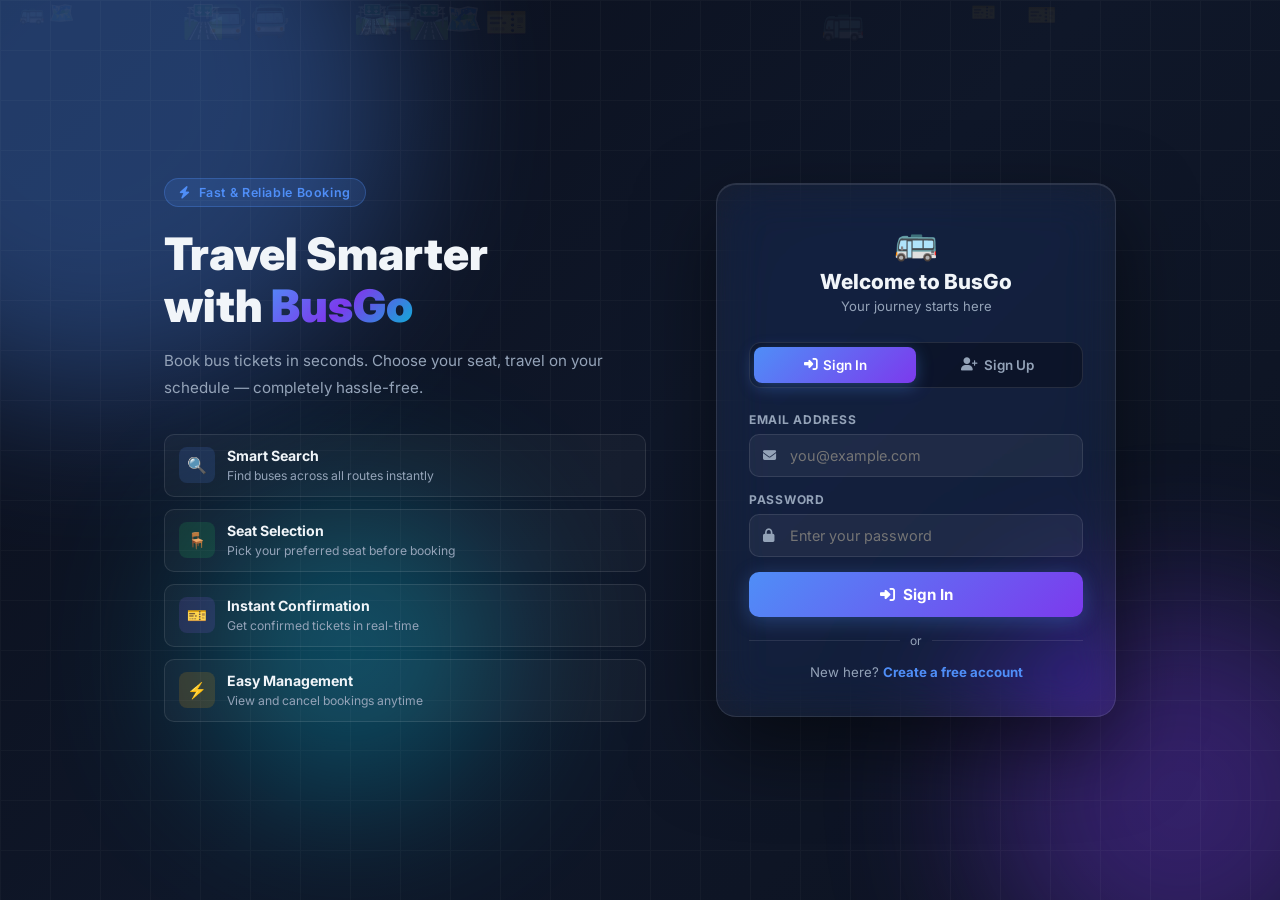
<file: src/main/webapp/index.html>
<!DOCTYPE html>
<html lang="en">
<head>
  <meta charset="UTF-8"/>
  <meta name="viewport" content="width=device-width, initial-scale=1.0"/>
  <title>BusGo — Online Bus Ticket Booking</title>
  <link href="https://fonts.googleapis.com/css2?family=Inter:wght@300;400;500;600;700;800;900&display=swap" rel="stylesheet"/>
  <link rel="stylesheet" href="https://cdnjs.cloudflare.com/ajax/libs/font-awesome/6.5.0/css/all.min.css"/>
  <style>
    *, *::before, *::after { box-sizing: border-box; margin: 0; padding: 0; }

    :root {
      --blue:    #4f8ef7;
      --purple:  #7c3aed;
      --teal:    #06b6d4;
      --green:   #22c55e;
      --red:     #ef4444;
      --dark:    #0a0e1a;
      --card:    rgba(255,255,255,0.05);
      --border:  rgba(255,255,255,0.1);
      --text:    #f1f5f9;
      --muted:   #94a3b8;
    }

    body {
      font-family: 'Inter', sans-serif;
      background: var(--dark);
      color: var(--text);
      min-height: 100vh;
      display: flex;
      align-items: center;
      justify-content: center;
      overflow: hidden;
      position: relative;
    }

    /* ── Animated Background ── */
    .bg-anim {
      position: fixed; inset: 0; z-index: 0;
      background: linear-gradient(135deg, #0a0e1a 0%, #0f1729 50%, #0d1321 100%);
    }
    .bg-orb {
      position: absolute; border-radius: 50%;
      filter: blur(80px); opacity: 0.35; animation: orbFloat 8s ease-in-out infinite;
    }
    .bg-orb.o1 { width: 600px; height: 600px; background: #4f8ef7; top: -200px; left: -200px; animation-delay: 0s; }
    .bg-orb.o2 { width: 400px; height: 400px; background: #7c3aed; bottom: -100px; right: -100px; animation-delay: -3s; }
    .bg-orb.o3 { width: 300px; height: 300px; background: #06b6d4; bottom: 100px; left: 200px; animation-delay: -6s; }
    @keyframes orbFloat {
      0%, 100% { transform: translate(0,0) scale(1); }
      33%       { transform: translate(30px,-20px) scale(1.05); }
      66%       { transform: translate(-20px,30px) scale(0.95); }
    }

    /* Floating bus icons */
    .floaters { position: fixed; inset: 0; z-index: 0; pointer-events: none; }
    .floater {
      position: absolute; font-size: 1.4rem; opacity: 0.06;
      animation: floatUp linear infinite;
    }
    @keyframes floatUp {
      0%   { transform: translateY(100vh) rotate(0deg); opacity: 0; }
      10%  { opacity: 0.06; }
      90%  { opacity: 0.06; }
      100% { transform: translateY(-100px) rotate(15deg); opacity: 0; }
    }

    /* Grid overlay */
    .bg-grid {
      position: fixed; inset: 0; z-index: 0; opacity: 0.03;
      background-image: linear-gradient(rgba(255,255,255,1) 1px, transparent 1px),
                        linear-gradient(90deg, rgba(255,255,255,1) 1px, transparent 1px);
      background-size: 50px 50px;
    }

    /* ── Main Layout ── */
    .container {
      position: relative; z-index: 10;
      display: flex; align-items: center; gap: 70px;
      max-width: 1000px; width: 100%; padding: 24px;
    }

    /* ── LEFT: Hero ── */
    .hero { flex: 1; }
    .hero-badge {
      display: inline-flex; align-items: center; gap: 8px;
      background: rgba(79,142,247,0.15); border: 1px solid rgba(79,142,247,0.3);
      border-radius: 20px; padding: 6px 14px; font-size: 0.78rem; font-weight: 600;
      color: var(--blue); margin-bottom: 22px; letter-spacing: 0.05em;
    }
    .hero-title {
      font-size: 2.8rem; font-weight: 900; line-height: 1.15; margin-bottom: 16px;
    }
    .hero-title span {
      background: linear-gradient(135deg, var(--blue) 0%, var(--purple) 50%, var(--teal) 100%);
      -webkit-background-clip: text; -webkit-text-fill-color: transparent;
      background-clip: text;
    }
    .hero-desc { color: var(--muted); font-size: 0.95rem; line-height: 1.75; margin-bottom: 32px; }
    .features { display: flex; flex-direction: column; gap: 12px; }
    .feature-row {
      display: flex; align-items: center; gap: 12px;
      background: rgba(255,255,255,0.03); border: 1px solid var(--border);
      border-radius: 10px; padding: 12px 14px;
      transition: background 0.2s;
    }
    .feature-row:hover { background: rgba(255,255,255,0.06); }
    .feature-icon {
      width: 36px; height: 36px; border-radius: 8px;
      display: flex; align-items: center; justify-content: center;
      font-size: 1rem; flex-shrink: 0;
    }
    .feature-text strong { font-size: 0.88rem; display: block; }
    .feature-text small  { color: var(--muted); font-size: 0.76rem; }

    /* ── RIGHT: Auth Card ── */
    .auth-card {
      width: 400px; flex-shrink: 0;
      background: rgba(255,255,255,0.04);
      backdrop-filter: blur(24px) saturate(180%);
      -webkit-backdrop-filter: blur(24px) saturate(180%);
      border: 1px solid rgba(255,255,255,0.1);
      border-radius: 20px;
      padding: 36px 32px;
      box-shadow: 0 32px 80px rgba(0,0,0,0.5), inset 0 1px 0 rgba(255,255,255,0.1);
    }

    .card-header { text-align: center; margin-bottom: 28px; }
    .card-logo { font-size: 2.2rem; margin-bottom: 6px; }
    .card-title { font-size: 1.3rem; font-weight: 800; }
    .card-sub   { color: var(--muted); font-size: 0.82rem; margin-top: 4px; }

    /* Tabs */
    .tab-bar {
      display: flex; background: rgba(0,0,0,0.3);
      border: 1px solid var(--border); border-radius: 12px;
      padding: 4px; margin-bottom: 24px;
    }
    .tab-btn {
      flex: 1; padding: 10px 8px; border: none; border-radius: 8px;
      background: transparent; color: var(--muted);
      font-size: 0.84rem; font-weight: 600; cursor: pointer;
      font-family: inherit; transition: all 0.25s;
      display: flex; align-items: center; justify-content: center; gap: 6px;
    }
    .tab-btn.active {
      background: linear-gradient(135deg, var(--blue), var(--purple));
      color: #fff; box-shadow: 0 4px 16px rgba(79,142,247,0.35);
    }

    /* Forms */
    .form-panel { display: none; animation: fadeSlide 0.25s ease; }
    .form-panel.active { display: block; }
    @keyframes fadeSlide { from { opacity: 0; transform: translateY(8px); } to { opacity: 1; transform: translateY(0); } }

    .input-group { margin-bottom: 15px; }
    .input-group label {
      display: block; font-size: 0.75rem; font-weight: 700;
      color: var(--muted); text-transform: uppercase; letter-spacing: 0.06em;
      margin-bottom: 7px;
    }
    .input-wrap { position: relative; }
    .input-wrap i {
      position: absolute; left: 14px; top: 50%; transform: translateY(-50%);
      color: var(--muted); font-size: 0.82rem; pointer-events: none;
      transition: color 0.2s;
    }
    .input-wrap input,
    .input-wrap select {
      width: 100%; padding: 12px 14px 12px 40px;
      background: rgba(255,255,255,0.05);
      border: 1px solid rgba(255,255,255,0.1);
      border-radius: 10px; color: var(--text);
      font-size: 0.9rem; font-family: inherit; outline: none;
      transition: border-color 0.2s, background 0.2s, box-shadow 0.2s;
    }
    .input-wrap select { appearance: none; cursor: pointer; }
    .input-wrap input:focus,
    .input-wrap select:focus {
      border-color: var(--blue);
      background: rgba(79,142,247,0.08);
      box-shadow: 0 0 0 3px rgba(79,142,247,0.15);
    }
    .input-wrap input:focus + i,
    .input-wrap:focus-within i { color: var(--blue); }

    .btn-main {
      width: 100%; padding: 13px;
      background: linear-gradient(135deg, var(--blue) 0%, var(--purple) 100%);
      border: none; border-radius: 10px; color: #fff;
      font-size: 0.95rem; font-weight: 700; cursor: pointer;
      font-family: inherit; margin-top: 6px;
      transition: opacity 0.2s, transform 0.1s, box-shadow 0.2s;
      box-shadow: 0 4px 20px rgba(79,142,247,0.3);
      display: flex; align-items: center; justify-content: center; gap: 8px;
    }
    .btn-main:hover { opacity: 0.9; transform: translateY(-1px); box-shadow: 0 8px 28px rgba(79,142,247,0.4); }
    .btn-main:active { transform: translateY(0); }
    .btn-main.loading { opacity: 0.7; pointer-events: none; }

    .msg-box {
      padding: 11px 14px; border-radius: 10px;
      font-size: 0.83rem; font-weight: 500;
      margin-bottom: 16px; display: none;
      animation: fadeSlide 0.2s ease;
    }
    .msg-box.success {
      display: flex; align-items: center; gap: 8px;
      background: rgba(34,197,94,0.12); color: #4ade80;
      border: 1px solid rgba(34,197,94,0.25);
    }
    .msg-box.error {
      display: flex; align-items: center; gap: 8px;
      background: rgba(239,68,68,0.12); color: #f87171;
      border: 1px solid rgba(239,68,68,0.25);
    }

    .or-divider {
      display: flex; align-items: center; gap: 10px;
      color: var(--muted); font-size: 0.75rem; margin: 16px 0;
    }
    .or-divider::before,
    .or-divider::after { content: ''; flex: 1; height: 1px; background: var(--border); }

    .switch-link {
      text-align: center; font-size: 0.83rem; color: var(--muted);
    }
    .switch-link a {
      color: var(--blue); text-decoration: none; font-weight: 700;
      transition: color 0.2s;
    }
    .switch-link a:hover { color: #7ab4ff; }

    /* Role selector */
    .role-cards { display: flex; gap: 10px; margin-top: 2px; }
    .role-card {
      flex: 1; padding: 12px 8px; border-radius: 10px;
      border: 2px solid rgba(255,255,255,0.1);
      background: rgba(255,255,255,0.03);
      cursor: pointer; text-align: center; transition: all 0.2s;
    }
    .role-card:hover { border-color: var(--blue); }
    .role-card.selected { border-color: var(--blue); background: rgba(79,142,247,0.12); }
    .role-card input { display: none; }
    .role-card .rc-icon { font-size: 1.4rem; margin-bottom: 4px; display: block; }
    .role-card .rc-label { font-size: 0.75rem; font-weight: 700; display: block; }
    .role-card .rc-desc  { font-size: 0.68rem; color: var(--muted); margin-top: 2px; display: block; }

    /* Responsive */
    @media (max-width: 750px) {
      .container { flex-direction: column; gap: 28px; padding: 16px; }
      .hero { text-align: center; }
      .hero-title { font-size: 2rem; }
      .features { display: none; }
      .auth-card { width: 100%; padding: 28px 20px; }
    }
  </style>
</head>
<body>

<!-- Background -->
<div class="bg-anim">
  <div class="bg-orb o1"></div>
  <div class="bg-orb o2"></div>
  <div class="bg-orb o3"></div>
</div>
<div class="bg-grid"></div>
<div class="floaters" id="floaters"></div>

<div class="container">

  <!-- ── HERO SIDE ── -->
  <div class="hero">
    <div class="hero-badge"><i class="fa fa-bolt"></i> Fast &amp; Reliable Booking</div>
    <h1 class="hero-title">Travel Smarter<br/>with <span>BusGo</span></h1>
    <p class="hero-desc">
      Book bus tickets in seconds. Choose your seat, travel on your schedule — completely hassle-free.
    </p>
    <div class="features">
      <div class="feature-row">
        <div class="feature-icon" style="background:rgba(79,142,247,0.15)">🔍</div>
        <div class="feature-text">
          <strong>Smart Search</strong>
          <small>Find buses across all routes instantly</small>
        </div>
      </div>
      <div class="feature-row">
        <div class="feature-icon" style="background:rgba(34,197,94,0.15)">🪑</div>
        <div class="feature-text">
          <strong>Seat Selection</strong>
          <small>Pick your preferred seat before booking</small>
        </div>
      </div>
      <div class="feature-row">
        <div class="feature-icon" style="background:rgba(139,92,246,0.15)">🎫</div>
        <div class="feature-text">
          <strong>Instant Confirmation</strong>
          <small>Get confirmed tickets in real-time</small>
        </div>
      </div>
      <div class="feature-row">
        <div class="feature-icon" style="background:rgba(245,158,11,0.15)">⚡</div>
        <div class="feature-text">
          <strong>Easy Management</strong>
          <small>View and cancel bookings anytime</small>
        </div>
      </div>
    </div>
  </div>

  <!-- ── AUTH CARD ── -->
  <div class="auth-card">
    <div class="card-header">
      <div class="card-logo">🚌</div>
      <div class="card-title">Welcome to BusGo</div>
      <div class="card-sub">Your journey starts here</div>
    </div>

    <div class="tab-bar">
      <button class="tab-btn active" id="btn-login"  onclick="switchTab('login')">
        <i class="fa fa-sign-in-alt"></i> Sign In
      </button>
      <button class="tab-btn"        id="btn-signup" onclick="switchTab('signup')">
        <i class="fa fa-user-plus"></i> Sign Up
      </button>
    </div>

    <!-- LOGIN -->
    <div class="form-panel active" id="panel-login">
      <div class="msg-box" id="login-msg"></div>

      <div class="input-group">
        <label>Email Address</label>
        <div class="input-wrap">
          <i class="fa fa-envelope"></i>
          <input type="email" id="l-email" placeholder="you@example.com"
                 onkeydown="if(event.key==='Enter') doLogin()"/>
        </div>
      </div>

      <div class="input-group">
        <label>Password</label>
        <div class="input-wrap">
          <i class="fa fa-lock"></i>
          <input type="password" id="l-pass" placeholder="Enter your password"
                 onkeydown="if(event.key==='Enter') doLogin()"/>
        </div>
      </div>

      <button class="btn-main" id="login-btn" onclick="doLogin()">
        <i class="fa fa-sign-in-alt"></i> Sign In
      </button>

      <div class="or-divider">or</div>
      <div class="switch-link">
        New here? <a href="#" onclick="switchTab('signup')">Create a free account</a>
      </div>
    </div>

    <!-- SIGNUP -->
    <div class="form-panel" id="panel-signup">
      <div class="msg-box" id="signup-msg"></div>

      <div class="input-group">
        <label>Full Name</label>
        <div class="input-wrap">
          <i class="fa fa-user"></i>
          <input type="text" id="s-name" placeholder="John Doe"/>
        </div>
      </div>

      <div class="input-group">
        <label>Email Address</label>
        <div class="input-wrap">
          <i class="fa fa-envelope"></i>
          <input type="email" id="s-email" placeholder="you@example.com"/>
        </div>
      </div>

      <div class="input-group">
        <label>Password</label>
        <div class="input-wrap">
          <i class="fa fa-lock"></i>
          <input type="password" id="s-pass" placeholder="Min 6 characters"
                 onkeydown="if(event.key==='Enter') doSignup()"/>
        </div>
      </div>

      <div class="input-group">
        <label>I am a...</label>
        <div class="role-cards">
          <label class="role-card selected" id="rc-passenger" onclick="selectRole('PASSENGER')">
            <input type="radio" name="role" value="PASSENGER" checked/>
            <span class="rc-icon">🎫</span>
            <span class="rc-label">Passenger</span>
            <span class="rc-desc">Book tickets</span>
          </label>
          <label class="role-card" id="rc-admin" onclick="selectRole('ADMIN')">
            <input type="radio" name="role" value="ADMIN"/>
            <span class="rc-icon">👨‍💼</span>
            <span class="rc-label">Admin</span>
            <span class="rc-desc">Manage buses</span>
          </label>
        </div>
      </div>

      <button class="btn-main" id="signup-btn" onclick="doSignup()">
        <i class="fa fa-user-plus"></i> Create Account
      </button>

      <div class="or-divider">or</div>
      <div class="switch-link">
        Already have an account? <a href="#" onclick="switchTab('login')">Sign in</a>
      </div>
    </div>
  </div>
</div>

<script>
  // ── Floating bus emojis ────────────────────────────────────────────────
  const emojis = ['🚌','🚍','🎫','🛣️','🗺️'];
  const f = document.getElementById('floaters');
  for (let i = 0; i < 14; i++) {
    const el = document.createElement('div');
    el.className = 'floater';
    el.textContent = emojis[i % emojis.length];
    el.style.left     = Math.random() * 100 + 'vw';
    el.style.animationDuration = (12 + Math.random() * 14) + 's';
    el.style.animationDelay   = -(Math.random() * 20) + 's';
    el.style.fontSize = (1 + Math.random() * 1.2) + 'rem';
    f.appendChild(el);
  }

  // ── Role card selection ────────────────────────────────────────────────
  let selectedRole = 'PASSENGER';
  function selectRole(role) {
    selectedRole = role;
    document.getElementById('rc-passenger').classList.toggle('selected', role === 'PASSENGER');
    document.getElementById('rc-admin').classList.toggle('selected', role === 'ADMIN');
  }

  // ── Tab switch ─────────────────────────────────────────────────────────
  function switchTab(tab) {
    document.getElementById('panel-login').classList.toggle('active', tab === 'login');
    document.getElementById('panel-signup').classList.toggle('active', tab === 'signup');
    document.getElementById('btn-login').classList.toggle('active', tab === 'login');
    document.getElementById('btn-signup').classList.toggle('active', tab === 'signup');
    hideMsg('login-msg'); hideMsg('signup-msg');
  }

  // ── Login ──────────────────────────────────────────────────────────────
  function doLogin() {
    const email = document.getElementById('l-email').value.trim();
    const pass  = document.getElementById('l-pass').value;
    if (!email || !pass) { showMsg('login-msg', '⚠️ Please fill all fields', 'error'); return; }

    setLoading('login-btn', true);
    fetch('api/auth', {
      method: 'POST',
      headers: { 'Content-Type': 'application/x-www-form-urlencoded' },
      body: `action=login&email=${encodeURIComponent(email)}&password=${encodeURIComponent(pass)}`
    })
    .then(r => r.json())
    .then(data => {
      setLoading('login-btn', false);
      if (data.status === 'success') {
        showMsg('login-msg', '✅ Login successful! Redirecting...', 'success');
        localStorage.setItem('userName', data.name);
        localStorage.setItem('userRole', data.role);
        localStorage.setItem('userId',   data.userId);
        setTimeout(() => {
          window.location.href = data.role === 'ADMIN'
            ? 'pages/admin-dashboard.html'
            : 'pages/passenger-dashboard.html';
        }, 900);
      } else {
        showMsg('login-msg', '❌ ' + (data.message || 'Invalid credentials'), 'error');
      }
    })
    .catch(() => { setLoading('login-btn', false); showMsg('login-msg', '❌ Server error. Try again.', 'error'); });
  }

  // ── Signup ─────────────────────────────────────────────────────────────
  function doSignup() {
    const name  = document.getElementById('s-name').value.trim();
    const email = document.getElementById('s-email').value.trim();
    const pass  = document.getElementById('s-pass').value;
    if (!name || !email || !pass) { showMsg('signup-msg', '⚠️ Please fill all fields', 'error'); return; }
    if (pass.length < 6) { showMsg('signup-msg', '⚠️ Password must be at least 6 characters', 'error'); return; }

    setLoading('signup-btn', true);
    fetch('api/auth', {
      method: 'POST',
      headers: { 'Content-Type': 'application/x-www-form-urlencoded' },
      body: `action=signup&name=${encodeURIComponent(name)}&email=${encodeURIComponent(email)}&password=${encodeURIComponent(pass)}&role=${selectedRole}`
    })
    .then(r => r.json())
    .then(data => {
      setLoading('signup-btn', false);
      if (data.status === 'success') {
        showMsg('signup-msg', '🎉 Account created! Switching to login...', 'success');
        setTimeout(() => {
          document.getElementById('l-email').value = email;
          switchTab('login');
        }, 1300);
      } else {
        showMsg('signup-msg', '❌ ' + (data.message || 'Signup failed'), 'error');
      }
    })
    .catch(() => { setLoading('signup-btn', false); showMsg('signup-msg', '❌ Server error. Try again.', 'error'); });
  }

  // ── Helpers ────────────────────────────────────────────────────────────
  function showMsg(id, text, type) {
    const el = document.getElementById(id);
    el.textContent = text; el.className = 'msg-box ' + type;
  }
  function hideMsg(id) { document.getElementById(id).className = 'msg-box'; }
  function setLoading(btnId, on) {
    const btn = document.getElementById(btnId);
    btn.classList.toggle('loading', on);
    btn.innerHTML = on
      ? '<i class="fa fa-spinner fa-spin"></i> Please wait...'
      : btnId === 'login-btn'
        ? '<i class="fa fa-sign-in-alt"></i> Sign In'
        : '<i class="fa fa-user-plus"></i> Create Account';
  }

  // Auto-redirect if already logged in
  const r = localStorage.getItem('userRole'), n = localStorage.getItem('userName');
  if (r && n) window.location.href = r === 'ADMIN' ? 'pages/admin-dashboard.html' : 'pages/passenger-dashboard.html';
</script>
</body>
</html>
</file>
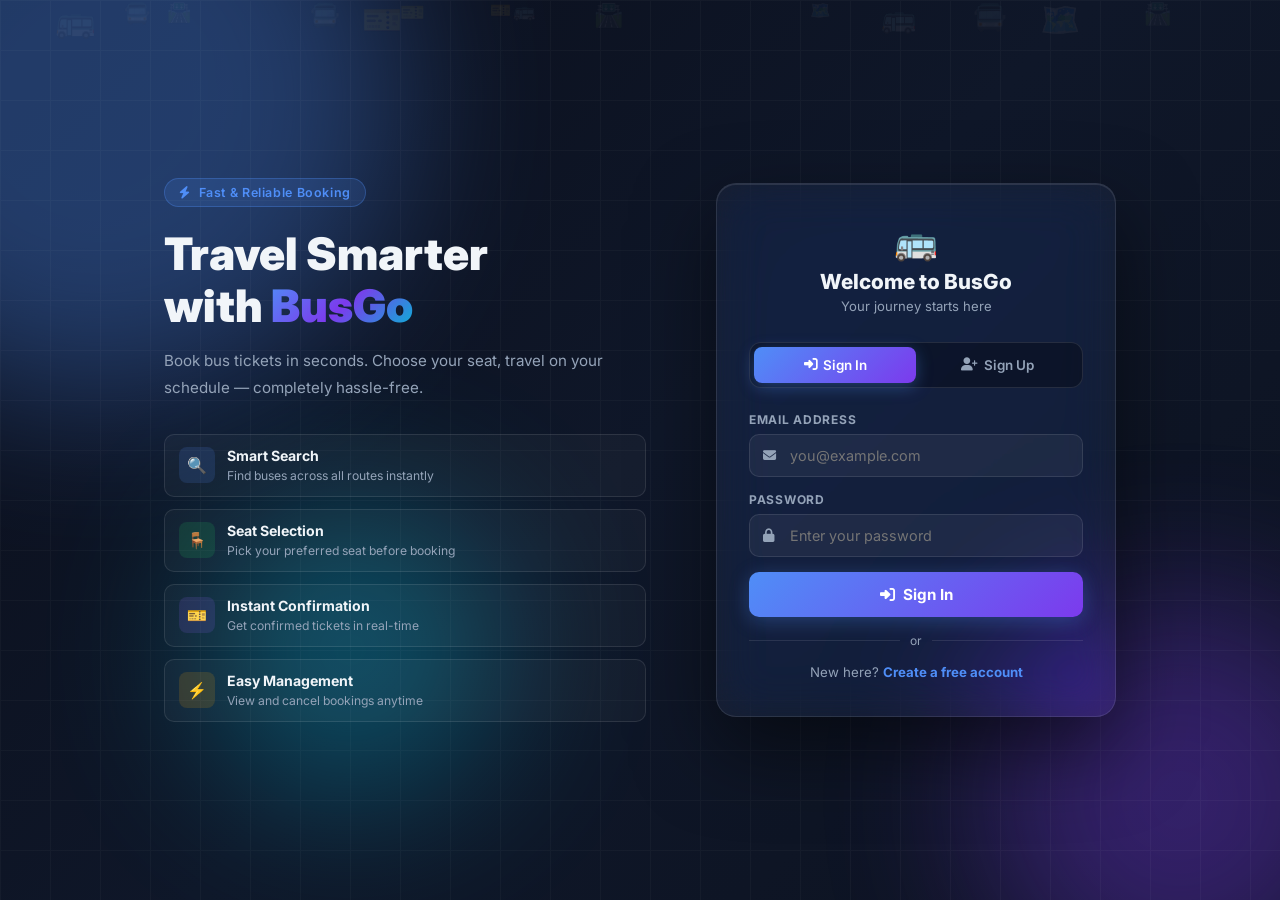
<file: src/main/webapp/pages/admin-dashboard.html>
<!DOCTYPE html>
<html lang="en">
<head>
  <meta charset="UTF-8"/>
  <meta name="viewport" content="width=device-width, initial-scale=1.0"/>
  <title>Admin Dashboard — Bus Booking System</title>
  <link rel="stylesheet" href="../css/admin.css"/>
  <link rel="stylesheet" href="https://cdnjs.cloudflare.com/ajax/libs/font-awesome/6.5.0/css/all.min.css"/>
</head>
<body>

<!-- ═══ SIDEBAR ═══════════════════════════════════════════════════════════ -->
<aside class="sidebar">
  <div class="sidebar-logo">
    <span>🚌</span>
    <span>BusAdmin</span>
  </div>
  <nav style="flex:1">
    <div class="nav-item active" id="nav-dashboard"  onclick="showTab('dashboard')">
      <i class="fa fa-chart-line"></i><span>Dashboard</span>
    </div>
    <div class="nav-item" id="nav-buses"     onclick="showTab('buses')">
      <i class="fa fa-bus"></i><span>Buses</span>
    </div>
    <div class="nav-item" id="nav-routes"    onclick="showTab('routes')">
      <i class="fa fa-route"></i><span>Routes</span>
    </div>
    <div class="nav-item" id="nav-bookings"  onclick="showTab('bookings')">
      <i class="fa fa-ticket"></i><span>Bookings</span>
    </div>
    <div class="nav-item" id="nav-users"     onclick="showTab('users')">
      <i class="fa fa-users"></i><span>Users</span>
    </div>
  </nav>
  <div class="sidebar-footer">
    <button class="btn-logout" onclick="logout()">
      <i class="fa fa-sign-out-alt"></i><span>Logout</span>
    </button>
  </div>
</aside>

<!-- ═══ MAIN CONTENT ══════════════════════════════════════════════════════ -->
<main class="main">
  <div class="topbar">
    <h1 id="page-title">Dashboard</h1>
    <span class="admin-badge" id="admin-name">Admin</span>
  </div>

  <!-- ── DASHBOARD TAB ── -->
  <section id="tab-dashboard" class="tab-section active">
    <div class="stats-grid">
      <div class="stat-card">
        <div class="stat-icon">🚌</div>
        <div class="stat-value" id="stat-buses">—</div>
        <div class="stat-label">Total Buses</div>
      </div>
      <div class="stat-card">
        <div class="stat-icon">🛣️</div>
        <div class="stat-value" id="stat-routes">—</div>
        <div class="stat-label">Total Routes</div>
      </div>
      <div class="stat-card">
        <div class="stat-icon">🎫</div>
        <div class="stat-value" id="stat-bookings">—</div>
        <div class="stat-label">Active Bookings</div>
      </div>
      <div class="stat-card">
        <div class="stat-icon">👥</div>
        <div class="stat-value" id="stat-users">—</div>
        <div class="stat-label">Users</div>
      </div>
      <div class="stat-card">
        <div class="stat-icon">💰</div>
        <div class="stat-value" id="stat-revenue">—</div>
        <div class="stat-label">Revenue (₹)</div>
      </div>
    </div>
    <p style="color:var(--muted);font-size:0.85rem;">
      <i class="fa fa-info-circle"></i>
      Use the sidebar to manage Buses, Routes, Bookings and Users.
    </p>
  </section>

  <!-- ── BUSES TAB ── -->
  <section id="tab-buses" class="tab-section">
    <div class="section-header">
      <h2><i class="fa fa-bus"></i> Bus Management</h2>
      <button class="btn btn-primary" onclick="openAddBus()">
        <i class="fa fa-plus"></i> Add Bus
      </button>
    </div>
    <div class="table-wrap">
      <table>
        <thead>
          <tr>
            <th>#</th><th>Bus Name</th><th>Bus Number</th>
            <th>Type</th><th>Total</th><th>Available</th><th>Actions</th>
          </tr>
        </thead>
        <tbody id="bus-tbody"></tbody>
      </table>
    </div>
  </section>

  <!-- ── ROUTES TAB ── -->
  <section id="tab-routes" class="tab-section">
    <div class="section-header">
      <h2><i class="fa fa-route"></i> Route Management</h2>
      <button class="btn btn-primary" onclick="openAddRoute()">
        <i class="fa fa-plus"></i> Add Route
      </button>
    </div>
    <div class="table-wrap">
      <table>
        <thead>
          <tr>
            <th>#</th><th>Bus</th><th>Source</th><th>Destination</th>
            <th>Departure</th><th>Arrival</th><th>Fare (₹)</th><th>Actions</th>
          </tr>
        </thead>
        <tbody id="route-tbody"></tbody>
      </table>
    </div>
  </section>

  <!-- ── BOOKINGS TAB ── -->
  <section id="tab-bookings" class="tab-section">
    <div class="section-header">
      <h2><i class="fa fa-ticket"></i> All Bookings</h2>
    </div>
    <div class="table-wrap">
      <table>
        <thead>
          <tr>
            <th>#</th><th>Passenger</th><th>Route</th><th>Bus</th>
            <th>Seat</th><th>Price (₹)</th><th>Status</th><th>Date</th><th>Action</th>
          </tr>
        </thead>
        <tbody id="booking-tbody"></tbody>
      </table>
    </div>
  </section>

  <!-- ── USERS TAB ── -->
  <section id="tab-users" class="tab-section">
    <div class="section-header">
      <h2><i class="fa fa-users"></i> All Users</h2>
    </div>
    <div class="table-wrap">
      <table>
        <thead>
          <tr>
            <th>#</th><th>Name</th><th>Email</th><th>Role</th><th>Registered</th>
          </tr>
        </thead>
        <tbody id="user-tbody"></tbody>
      </table>
    </div>
  </section>
</main>

<!-- ═══ MODALS ════════════════════════════════════════════════════════════ -->

<!-- Bus Modal -->
<div class="modal-overlay" id="bus-modal">
  <div class="modal">
    <h3 id="bus-modal-title">Add New Bus</h3>
    <input type="hidden" id="bus-id"/>
    <div class="form-group">
      <label>Bus Name</label>
      <input type="text" id="bus-name" placeholder="e.g. Express 01"/>
    </div>
    <div class="form-group">
      <label>Bus Number</label>
      <input type="text" id="bus-number" placeholder="e.g. AP-01-AB-1234"/>
    </div>
    <div class="form-group">
      <label>Total Seats</label>
      <input type="number" id="bus-seats" min="1" placeholder="42"/>
    </div>
    <div class="form-group">
      <label>Bus Type</label>
      <select id="bus-type">
        <option value="AC">AC</option>
        <option value="Non-AC">Non-AC</option>
        <option value="Luxury">Luxury</option>
      </select>
    </div>
    <div class="modal-footer">
      <button class="btn btn-danger" onclick="closeBusModal()">Cancel</button>
      <button class="btn btn-success" onclick="saveBus()">
        <i class="fa fa-save"></i> Save
      </button>
    </div>
  </div>
</div>

<!-- Route Modal -->
<div class="modal-overlay" id="route-modal">
  <div class="modal">
    <h3 id="route-modal-title">Add New Route</h3>
    <input type="hidden" id="route-id"/>
    <div class="form-group">
      <label>Bus</label>
      <select id="route-bus-id"></select>
    </div>
    <div class="form-group">
      <label>Source City</label>
      <input type="text" id="route-source" placeholder="e.g. Hyderabad"/>
    </div>
    <div class="form-group">
      <label>Destination City</label>
      <input type="text" id="route-destination" placeholder="e.g. Bangalore"/>
    </div>
    <div class="form-group">
      <label>Departure Date &amp; Time</label>
      <input type="datetime-local" id="route-departure"/>
    </div>
    <div class="form-group">
      <label>Arrival Date &amp; Time</label>
      <input type="datetime-local" id="route-arrival"/>
    </div>
    <div class="form-group">
      <label>Fare (₹)</label>
      <input type="number" id="route-fare" min="0" placeholder="500"/>
    </div>
    <div class="modal-footer">
      <button class="btn btn-danger" onclick="closeRouteModal()">Cancel</button>
      <button class="btn btn-success" onclick="saveRoute()">
        <i class="fa fa-save"></i> Save
      </button>
    </div>
  </div>
</div>

<!-- Toast -->
<div id="toast"></div>

<!-- ═══ SCRIPTS ═══════════════════════════════════════════════════════════ -->
<script src="../js/admin-main.js"></script>
<script src="../js/admin-buses.js"></script>
<script src="../js/admin-routes.js"></script>
<script src="../js/admin-bookings.js"></script>
<script src="../js/admin-users.js"></script>

</body>
</html>
</file>
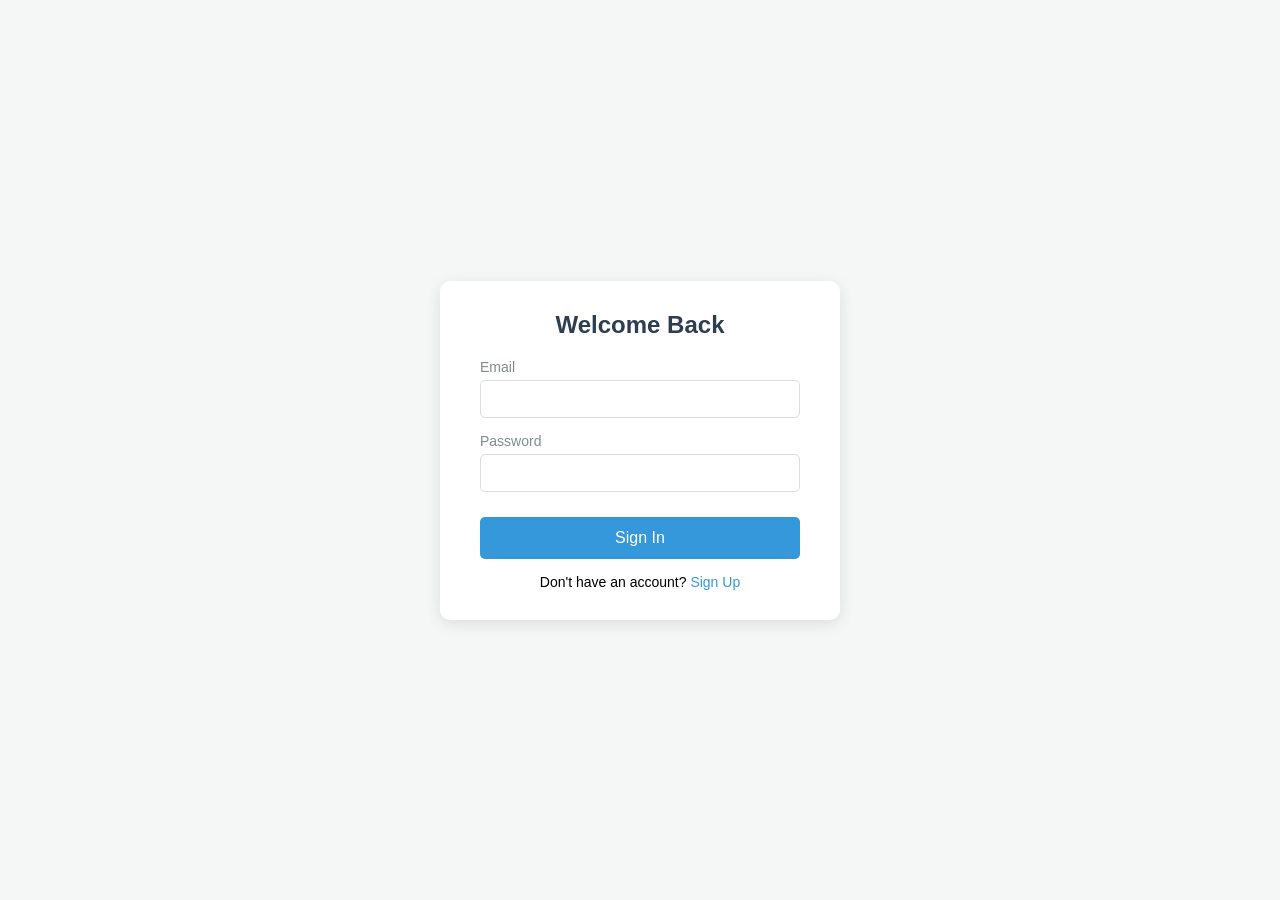
<file: src/main/webapp/pages/dashboard.html>
<!DOCTYPE html>
<html>
<head>
    <title>Passenger Dashboard - Bus Booking</title>
    <link rel="stylesheet" href="../css/style.css">
    <style>
        body { height: auto; }
        .dashboard-container {
            max-width: 1000px;
            margin: 20px auto;
            padding: 20px;
            background: white;
            border-radius: 10px;
            box-shadow: 0 4px 15px rgba(0,0,0,0.1);
        }
        .header { display: flex; justify-content: space-between; align-items: center; margin-bottom: 30px; border-bottom: 2px solid #3498db; padding-bottom: 15px; }
        .header h2 { margin: 0; color: #2c3e50; }
        .logout-btn { background-color: #e74c3c; }
        .logout-btn:hover { background-color: #c0392b; }
        .search-form { background: #ecf0f1; padding: 20px; border-radius: 8px; margin-bottom: 20px; }
        .form-row { display: flex; gap: 10px; margin-bottom: 15px; flex-wrap: wrap; }
        .form-row input, .form-row select { flex: 1; min-width: 200px; }
        .results { margin-top: 20px; }
        .bus-card { background: #f8f9fa; padding: 15px; margin-bottom: 15px; border-left: 4px solid #3498db; border-radius: 5px; }
        .bus-card h4 { margin: 0 0 10px 0; color: #2c3e50; }
        .bus-info { display: grid; grid-template-columns: 1fr 1fr; gap: 10px; margin: 10px 0; font-size: 14px; }
        .bus-info strong { color: #555; }
        .bus-info span { color: #27ae60; font-weight: bold; }
        .seat-input { width: 80px; }
        .bookings { margin-top: 30px; }
        .booking-card { background: #e8f8f5; padding: 15px; margin-bottom: 15px; border-left: 4px solid #27ae60; border-radius: 5px; }
        .booking-card h4 { margin: 0 0 10px 0; color: #16a085; }
        .status-confirmed { color: #27ae60; font-weight: bold; }
        .status-cancelled { color: #e74c3c; font-weight: bold; }
        button { margin-top: 10px; margin-right: 10px; }
    </style>
</head>
<body>
    <div class="dashboard-container">
        <div class="header">
            <h2>🚌 Passenger Dashboard</h2>
            <div>
                <span id="userName" style="margin-right: 20px; color: #2c3e50;"></span>
                <button class="logout-btn" onclick="logout()">Logout</button>
            </div>
        </div>

        <div class="search-form">
            <h3>Search Buses</h3>
            <div class="form-row">
                <input type="text" id="source" placeholder="From (City)" required>
                <input type="text" id="destination" placeholder="To (City)" required>
                <button onclick="searchBuses()">Search</button>
            </div>
        </div>

        <div class="results">
            <div id="busResults"></div>
        </div>

        <div class="bookings">
            <h3>My Bookings</h3>
            <button onclick="loadMyBookings()" style="margin-bottom: 15px;">Load My Bookings</button>
            <div id="bookingsList"></div>
        </div>
    </div>

    <script src="../js/dashboard.js"></script>
    <script>
        // Load user data on page load
        window.onload = function() {
            const userName = localStorage.getItem("userName");
            const userRole = localStorage.getItem("userRole");
            
            if (!userName || userRole !== 'PASSENGER') {
                window.location.href = 'login.html';
            }
            document.getElementById('userName').innerText = "Welcome, " + userName;
        };

        function logout() {
            localStorage.clear();
            window.location.href = 'login.html';
        }

        function searchBuses() {
            const source = document.getElementById('source').value;
            const destination = document.getElementById('destination').value;

            fetch('../api/bus?action=search&source=' + encodeURIComponent(source) + '&destination=' + encodeURIComponent(destination))
                .then(response => response.json())
                .then(data => {
                    let html = '<h3>Available Buses</h3>';
                    if (data.length === 0) {
                        html += '<p>No buses found for this route.</p>';
                    } else {
                        data.forEach(bus => {
                            html += `<div class="bus-card">
                                <h4>${bus.busName} (${bus.busNumber})</h4>
                                <div class="bus-info">
                                    <div><strong>Type:</strong> ${bus.busType}</div>
                                    <div><strong>Available Seats:</strong> <span>${bus.availableSeats}</span></div>
                                    <div><strong>Departure:</strong> ${bus.departureTime}</div>
                                    <div><strong>Arrival:</strong> ${bus.arrivalTime}</div>
                                    <div><strong>Fare:</strong> ₹${bus.fare}</div>
                                    <div><strong>Seat Number:</strong> <input type="number" class="seat-input" min="1" max="${bus.totalSeats}" value="1"></div>
                                </div>
                                <button onclick="bookTicket(${bus.routeId}, this)">Book Now</button>
                            </div>`;
                        });
                    }
                    document.getElementById('busResults').innerHTML = html;
                })
                .catch(error => console.error('Error:', error));
        }

        function bookTicket(routeId, btn) {
            const seatInput = btn.parentElement.querySelector('.seat-input');
            const seat = seatInput.value;
            const userId = 1; // Get from session

            fetch('../api/booking', {
                method: 'POST',
                headers: { 'Content-Type': 'application/x-www-form-urlencoded' },
                body: `action=book&routeId=${routeId}&userId=${userId}&seatNumber=${seat}`
            })
            .then(response => response.json())
            .then(data => {
                if (data.status === 'success') {
                    alert(data.message);
                    searchBuses();
                } else {
                    alert('Error: ' + data.message);
                }
            })
            .catch(error => console.error('Error:', error));
        }

        function loadMyBookings() {
            const userId = 1; // Get from session

            fetch('../api/booking', {
                method: 'POST',
                headers: { 'Content-Type': 'application/x-www-form-urlencoded' },
                body: `action=myBookings&userId=${userId}`
            })
            .then(response => response.json())
            .then(data => {
                let html = '';
                if (data.bookings.length === 0) {
                    html += '<p>No bookings yet.</p>';
                } else {
                    data.bookings.forEach(booking => {
                        const statusClass = booking.status === 'CONFIRMED' ? 'status-confirmed' : 'status-cancelled';
                        html += `<div class="booking-card">
                            <h4>${booking.source} → ${booking.destination}</h4>
                            <div class="bus-info">
                                <div><strong>Booking ID:</strong> ${booking.bookingId}</div>
                                <div><strong>Seat:</strong> ${booking.seat}</div>
                                <div><strong>Departure:</strong> ${booking.departureTime}</div>
                                <div><strong>Arrival:</strong> ${booking.arrivalTime}</div>
                                <div><strong>Price:</strong> ₹${booking.price}</div>
                                <div><strong>Status:</strong> <span class="${statusClass}">${booking.status}</span></div>
                            </div>
                        </div>`;
                    });
                }
                document.getElementById('bookingsList').innerHTML = html;
            })
            .catch(error => console.error('Error:', error));
        }
    </script>
</body>
</html>
</file>
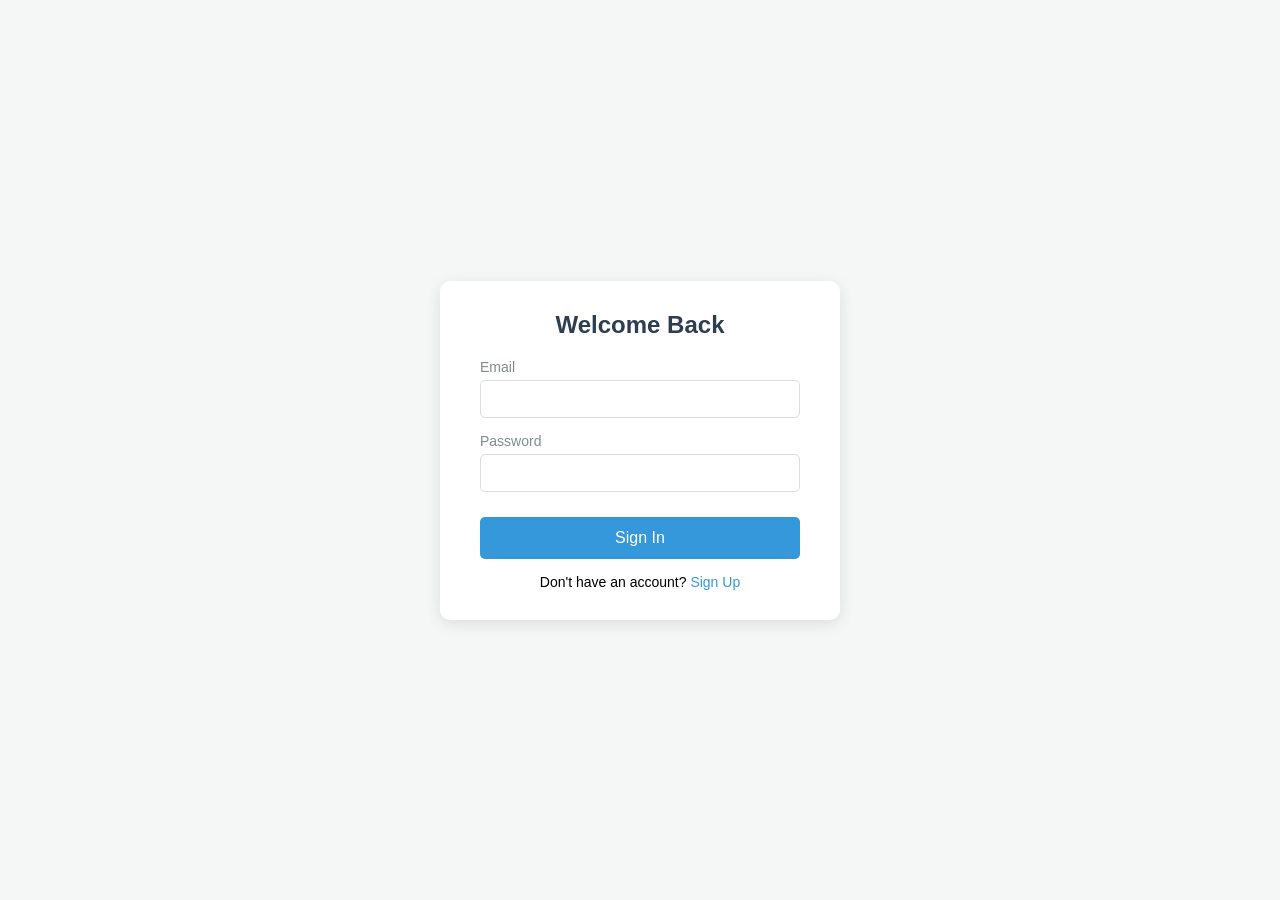
<file: src/main/webapp/pages/login.html>
<!DOCTYPE html>
<html>
<head>
    <title>Bus Booking - Sign In</title>
    <link rel="stylesheet" href="../css/style.css">
</head>
<body>
    <div class="auth-container">
        <h2>Welcome Back</h2>
        <div id="message" class="message"></div>
        <form id="loginForm">
            <div class="form-group">
                <label>Email</label>
                <input type="email" id="email" required>
            </div>
            <div class="form-group">
                <label>Password</label>
                <input type="password" id="password" required>
            </div>
            <button type="submit">Sign In</button>
        </form>
        <div class="link-text">
            Don't have an account? <a href="signup.html">Sign Up</a>
        </div>
    </div>

    <script src="../js/auth.js"></script>
    <script>
        // Bind login form to JS function
        document.getElementById('loginForm').addEventListener('submit', function(e) {
            e.preventDefault();
            handleLogin();
        });
    </script>
</body>
</html>
</file>
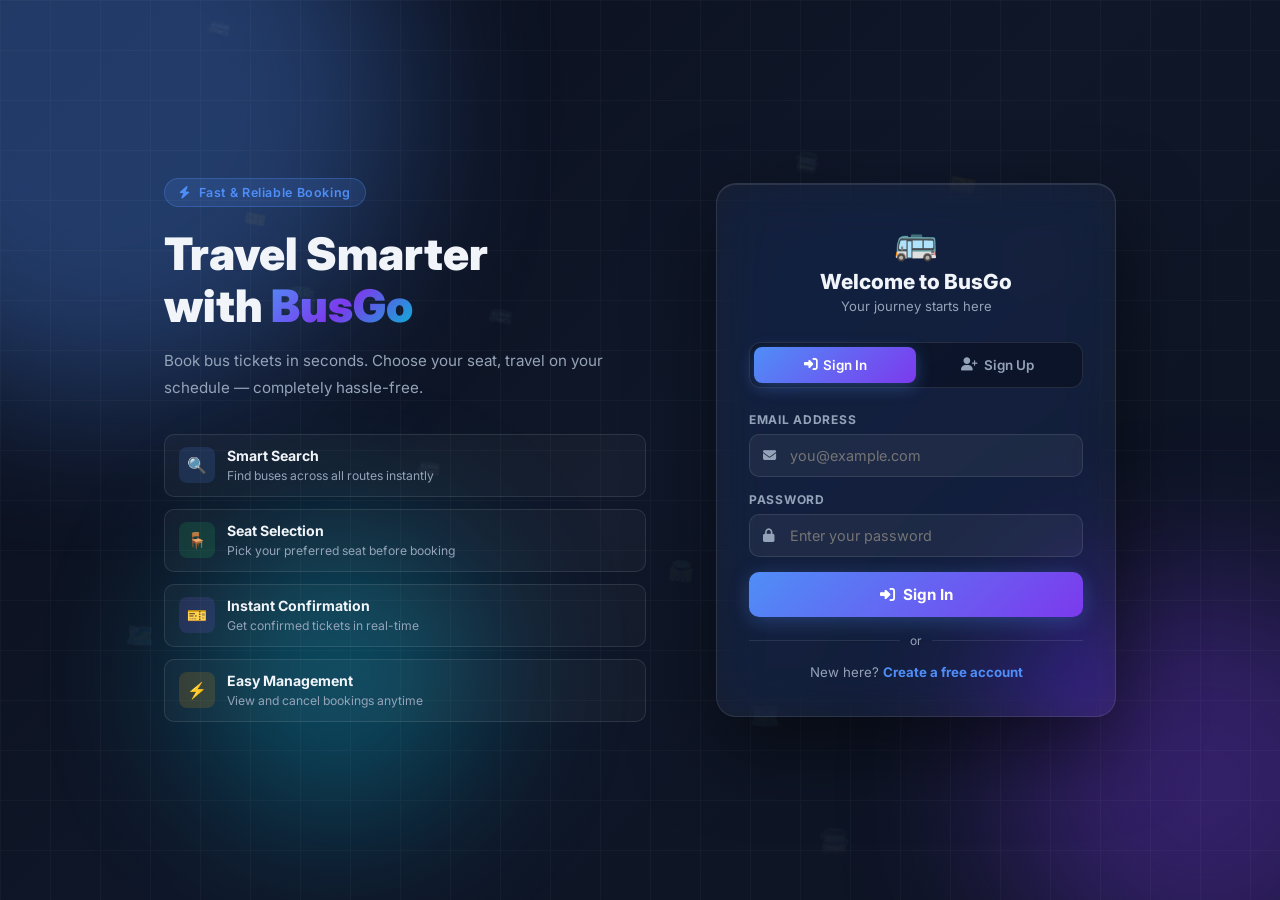
<file: src/main/webapp/pages/passenger-dashboard.html>
<!DOCTYPE html>
<html lang="en">
<head>
  <meta charset="UTF-8"/>
  <meta name="viewport" content="width=device-width, initial-scale=1.0"/>
  <title>Passenger Dashboard — Bus Booking</title>
  <link rel="stylesheet" href="../css/admin.css"/>
  <link rel="stylesheet" href="../css/passenger.css"/>
  <link rel="stylesheet" href="https://cdnjs.cloudflare.com/ajax/libs/font-awesome/6.5.0/css/all.min.css"/>
</head>
<body>

<!-- ═══ SIDEBAR ════════════════════════════════════════════════════════════ -->
<aside class="sidebar">
  <div class="sidebar-logo">
    <span>🎫</span>
    <span>BusTickets</span>
  </div>
  <nav style="flex:1">
    <div class="nav-item active" id="nav-search"   onclick="showTab('search')">
      <i class="fa fa-search"></i><span>Search Buses</span>
    </div>
    <div class="nav-item" id="nav-bookings" onclick="showTab('bookings')">
      <i class="fa fa-ticket"></i><span>My Bookings</span>
    </div>
  </nav>
  <div class="sidebar-footer">
    <div style="color:var(--muted);font-size:0.78rem;margin-bottom:10px;padding:0 4px">
      <i class="fa fa-user-circle"></i> <span id="sidebar-name">Passenger</span>
    </div>
    <button class="btn-logout" onclick="logout()">
      <i class="fa fa-sign-out-alt"></i><span>Logout</span>
    </button>
  </div>
</aside>

<!-- ═══ MAIN CONTENT ═══════════════════════════════════════════════════════ -->
<main class="main">
  <div class="topbar">
    <h1 id="page-title">Search Buses</h1>
    <span class="admin-badge" style="background:var(--purple)" id="passenger-badge">Passenger</span>
  </div>

  <!-- ── SEARCH TAB ── -->
  <section id="tab-search" class="tab-section active">

    <!-- Search Form Card -->
    <div class="search-card">
      <div class="search-row">
        <div class="search-field">
          <label><i class="fa fa-map-marker-alt"></i> From</label>
          <div class="autocomplete-wrap">
            <input type="text" id="src" placeholder="e.g. Hyderabad" autocomplete="off"
                   oninput="filterCities('src','src-list')"
                   onkeydown="navigateDropdown(event,'src-list')"
                   onfocus="filterCities('src','src-list')"/>
            <div class="autocomplete-list" id="src-list"></div>
          </div>
        </div>
        <div class="swap-btn" onclick="swapCities()" title="Swap">
          <i class="fa fa-exchange-alt"></i>
        </div>
        <div class="search-field">
          <label><i class="fa fa-map-marker"></i> To</label>
          <div class="autocomplete-wrap">
            <input type="text" id="dest" placeholder="e.g. Bangalore" autocomplete="off"
                   oninput="filterCities('dest','dest-list')"
                   onkeydown="navigateDropdown(event,'dest-list')"
                   onfocus="filterCities('dest','dest-list')"/>
            <div class="autocomplete-list" id="dest-list"></div>
          </div>
        </div>
        <button class="btn btn-primary search-go" onclick="searchBuses()">
          <i class="fa fa-search"></i> Search
        </button>
      </div>
    </div>


    <!-- Results -->
    <div id="search-results"></div>
  </section>

  <!-- ── MY BOOKINGS TAB ── -->
  <section id="tab-bookings" class="tab-section">
    <div class="section-header">
      <h2><i class="fa fa-ticket"></i> My Bookings</h2>
      <button class="btn btn-primary" onclick="loadMyBookings()">
        <i class="fa fa-sync"></i> Refresh
      </button>
    </div>
    <div id="my-bookings-list"></div>
  </section>
</main>

<!-- ═══ BOOKING MODAL ══════════════════════════════════════════════════════ -->
<div class="modal-overlay" id="book-modal">
  <div class="modal">
    <h3><i class="fa fa-ticket" style="color:var(--blue)"></i> Book Your Ticket</h3>

    <div class="trip-summary" id="trip-summary"></div>

    <div class="form-group" style="margin-top:16px">
      <label>Select Seat Number</label>
      <div class="seat-grid" id="seat-grid"></div>
    </div>

    <div class="selected-seat-info" id="selected-seat-info" style="display:none">
      <i class="fa fa-chair"></i>
      Seat <strong id="chosen-seat">—</strong> selected &nbsp;|&nbsp;
      Fare: <strong id="chosen-fare">—</strong>
    </div>

    <input type="hidden" id="book-route-id"/>
    <input type="hidden" id="book-total-seats"/>
    <input type="hidden" id="book-fare"/>
    <input type="hidden" id="book-seat"/>

    <div class="modal-footer">
      <button class="btn btn-danger" onclick="closeBookModal()">Cancel</button>
      <button class="btn btn-success" onclick="confirmBooking()">
        <i class="fa fa-check"></i> Confirm Booking
      </button>
    </div>
  </div>
</div>

<!-- Toast -->
<div id="toast"></div>

<!-- Scripts -->
<script src="../js/passenger-main.js"></script>
<script src="../js/passenger-search.js"></script>
<script src="../js/passenger-bookings.js"></script>
</body>
</html>
</file>
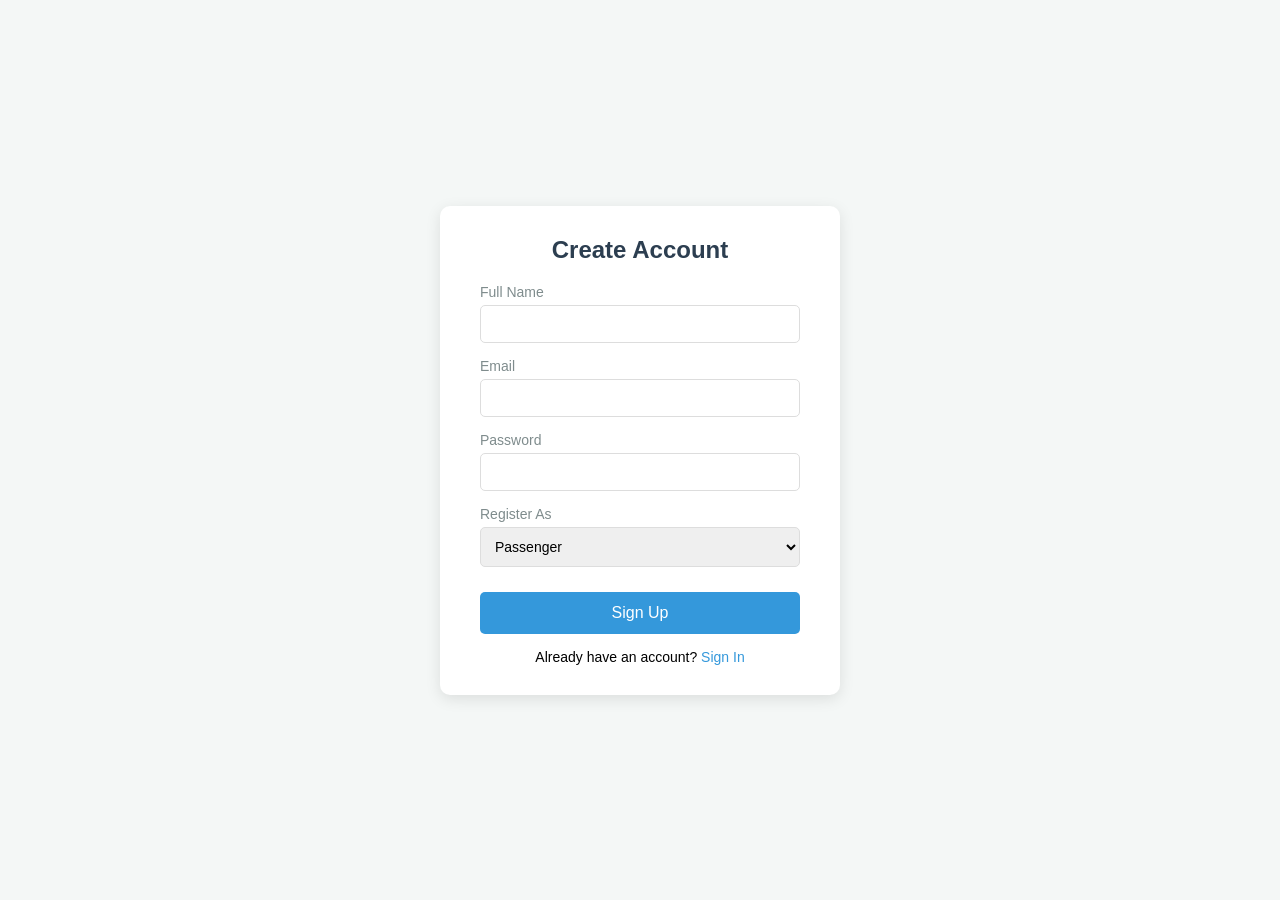
<file: src/main/webapp/pages/signup.html>
<!DOCTYPE html>
<html>
<head>
    <title>Bus Booking - Sign Up</title>
    <link rel="stylesheet" href="../css/style.css">
</head>
<body>
    <div class="auth-container">
        <h2>Create Account</h2>
        <div id="message" class="message"></div>
        <form id="signupForm">
            <div class="form-group">
                <label>Full Name</label>
                <input type="text" id="name" required>
            </div>
            <div class="form-group">
                <label>Email</label>
                <input type="email" id="email" required>
            </div>
            <div class="form-group">
                <label>Password</label>
                <input type="password" id="password" required>
            </div>
            <div class="form-group">
                <label>Register As</label>
                <select id="role">
                    <option value="PASSENGER">Passenger</option>
                    <option value="ADMIN">Bus Owner / Admin</option>
                </select>
            </div>
            <button type="submit">Sign Up</button>
        </form>
        <div class="link-text">
            Already have an account? <a href="login.html">Sign In</a>
        </div>
    </div>

    <script src="../js/auth.js"></script>
    <script>
        // Bind signup form to JS function
        document.getElementById('signupForm').addEventListener('submit', function(e) {
            e.preventDefault();
            handleSignup();
        });
    </script>
</body>
</html>
</file>
<file: src/main/webapp/css/admin.css>
/* ===== admin.css — Admin Panel Styles ===== */

@import url('https://fonts.googleapis.com/css2?family=Inter:wght@300;400;500;600;700;800&display=swap');

*, *::before, *::after { box-sizing: border-box; margin: 0; padding: 0; }

:root {
  --bg:        #0f1117;
  --sidebar:   #161b27;
  --card:      #1a2035;
  --card2:     #202840;
  --border:    #2a3352;
  --text:      #e2e8f0;
  --muted:     #8899bb;
  --blue:      #4f8ef7;
  --green:     #22c55e;
  --red:       #ef4444;
  --yellow:    #f59e0b;
  --purple:    #8b5cf6;
  --teal:      #06b6d4;
  --radius:    10px;
  --shadow:    0 4px 24px rgba(0,0,0,0.35);
}

body { font-family: 'Inter', sans-serif; background: var(--bg); color: var(--text); min-height: 100vh; display: flex; }

/* ── Sidebar ── */
.sidebar {
  width: 230px; min-height: 100vh; background: var(--sidebar);
  border-right: 1px solid var(--border); display: flex; flex-direction: column;
  position: fixed; top: 0; left: 0; z-index: 100;
}
.sidebar-logo {
  padding: 24px 20px 16px;
  font-size: 1.1rem; font-weight: 800; color: var(--blue);
  border-bottom: 1px solid var(--border);
  display: flex; align-items: center; gap: 10px;
}
.sidebar-logo span { font-size: 1.5rem; }
.nav-item {
  display: flex; align-items: center; gap: 12px;
  padding: 13px 20px; cursor: pointer; color: var(--muted);
  font-size: 0.9rem; font-weight: 500; transition: all 0.2s;
  border-left: 3px solid transparent;
}
.nav-item:hover { background: var(--card); color: var(--text); }
.nav-item.active { background: var(--card); color: var(--blue); border-left-color: var(--blue); }
.nav-item i { width: 18px; text-align: center; }
.sidebar-footer { margin-top: auto; padding: 16px 20px; border-top: 1px solid var(--border); }
.btn-logout {
  width: 100%; padding: 10px; background: transparent; border: 1px solid var(--red);
  color: var(--red); border-radius: var(--radius); cursor: pointer; font-size: 0.85rem;
  font-weight: 600; transition: all 0.2s; display: flex; align-items: center; justify-content: center; gap: 8px;
}
.btn-logout:hover { background: var(--red); color: #fff; }

/* ── Main Content ── */
.main { margin-left: 230px; flex: 1; padding: 28px; min-height: 100vh; }
.topbar { display: flex; align-items: center; justify-content: space-between; margin-bottom: 28px; }
.topbar h1 { font-size: 1.4rem; font-weight: 700; }
.admin-badge { background: var(--blue); color: #fff; padding: 4px 12px; border-radius: 20px; font-size: 0.78rem; font-weight: 600; }

/* ── Tab Sections ── */
.tab-section { display: none; }
.tab-section.active { display: block; }

/* ── Stats Cards ── */
.stats-grid { display: grid; grid-template-columns: repeat(auto-fit, minmax(170px, 1fr)); gap: 18px; margin-bottom: 28px; }
.stat-card {
  background: var(--card); border: 1px solid var(--border); border-radius: var(--radius);
  padding: 20px 18px; display: flex; flex-direction: column; gap: 8px;
  transition: transform 0.2s; cursor: default;
}
.stat-card:hover { transform: translateY(-3px); }
.stat-icon { font-size: 1.6rem; }
.stat-value { font-size: 1.8rem; font-weight: 800; }
.stat-label { font-size: 0.78rem; color: var(--muted); font-weight: 500; text-transform: uppercase; letter-spacing: 0.05em; }

/* ── Section Header ── */
.section-header { display: flex; align-items: center; justify-content: space-between; margin-bottom: 18px; }
.section-header h2 { font-size: 1.1rem; font-weight: 700; }

/* ── Buttons ── */
.btn { padding: 9px 18px; border-radius: 8px; border: none; cursor: pointer; font-size: 0.85rem; font-weight: 600; transition: all 0.18s; display: inline-flex; align-items: center; gap: 7px; }
.btn-primary { background: var(--blue); color: #fff; }
.btn-primary:hover { background: #3a7ae8; }
.btn-success { background: var(--green); color: #fff; }
.btn-success:hover { opacity: 0.85; }
.btn-danger  { background: var(--red);  color: #fff; }
.btn-danger:hover  { opacity: 0.85; }
.btn-warning { background: var(--yellow); color: #000; }
.btn-warning:hover { opacity: 0.85; }
.btn-sm { padding: 5px 11px; font-size: 0.78rem; }

/* ── Table ── */
.table-wrap { background: var(--card); border: 1px solid var(--border); border-radius: var(--radius); overflow: auto; }
table { width: 100%; border-collapse: collapse; font-size: 0.85rem; }
th { background: var(--card2); color: var(--muted); font-weight: 600; text-transform: uppercase; font-size: 0.72rem; letter-spacing: 0.06em; padding: 12px 14px; text-align: left; }
td { padding: 11px 14px; border-top: 1px solid var(--border); vertical-align: middle; }
tr:hover td { background: var(--card2); }
.badge { display: inline-block; padding: 3px 10px; border-radius: 20px; font-size: 0.72rem; font-weight: 700; }
.badge-confirmed { background: rgba(34,197,94,0.15); color: var(--green); }
.badge-cancelled { background: rgba(239,68,68,0.15); color: var(--red); }
.badge-pending   { background: rgba(245,158,11,0.15); color: var(--yellow); }
.badge-admin     { background: rgba(79,142,247,0.15); color: var(--blue); }
.badge-passenger { background: rgba(139,92,246,0.15); color: var(--purple); }
.badge-ac        { background: rgba(6,182,212,0.15);  color: var(--teal); }
.badge-luxury    { background: rgba(245,158,11,0.15); color: var(--yellow); }
.badge-nonac     { background: rgba(139,92,246,0.15); color: var(--purple); }

/* ── Modal ── */
.modal-overlay {
  display: none; position: fixed; inset: 0; background: rgba(0,0,0,0.65);
  z-index: 500; align-items: center; justify-content: center;
}
.modal-overlay.open { display: flex; }
.modal {
  background: var(--card); border: 1px solid var(--border); border-radius: 14px;
  padding: 28px; width: 100%; max-width: 480px; box-shadow: var(--shadow);
  animation: slideIn 0.2s ease;
}
@keyframes slideIn { from { transform: translateY(-20px); opacity: 0; } to { transform: translateY(0); opacity: 1; } }
.modal h3 { font-size: 1.1rem; font-weight: 700; margin-bottom: 20px; }
.form-group { margin-bottom: 14px; }
.form-group label { display: block; font-size: 0.8rem; font-weight: 600; color: var(--muted); margin-bottom: 6px; text-transform: uppercase; letter-spacing: 0.04em; }
.form-group input, .form-group select {
  width: 100%; padding: 10px 12px; background: var(--bg); border: 1px solid var(--border);
  border-radius: 8px; color: var(--text); font-size: 0.88rem; font-family: inherit; outline: none;
  transition: border-color 0.2s;
}
.form-group input:focus, .form-group select:focus { border-color: var(--blue); }
.modal-footer { display: flex; gap: 10px; justify-content: flex-end; margin-top: 20px; }

/* ── Toast ── */
#toast {
  position: fixed; bottom: 28px; right: 28px; padding: 13px 22px;
  border-radius: 10px; font-size: 0.88rem; font-weight: 600;
  color: #fff; z-index: 9999; opacity: 0; transition: opacity 0.3s;
  pointer-events: none; max-width: 320px;
}
#toast.show { opacity: 1; }
#toast.success { background: var(--green); }
#toast.error   { background: var(--red); }

/* ── Empty State ── */
.empty { text-align: center; padding: 48px; color: var(--muted); }
.empty i { font-size: 2.5rem; margin-bottom: 12px; display: block; }

/* ── Responsive ── */
@media (max-width: 768px) {
  .sidebar { width: 60px; }
  .sidebar-logo span { display: none; }
  .nav-item span, .sidebar-footer .btn-logout span { display: none; }
  .main { margin-left: 60px; padding: 16px; }
}
</file>
<file: src/main/webapp/css/style.css>
* {
    margin: 0;
    padding: 0;
    box-sizing: border-box;
    font-family: 'Segoe UI', Tahoma, Geneva, Verdana, sans-serif;
}

body {
    background-color: #f4f7f6;
    display: flex;
    justify-content: center;
    align-items: center;
    height: 100vh;
}

.auth-container {
    background: white;
    padding: 30px 40px;
    border-radius: 10px;
    box-shadow: 0 4px 15px rgba(0,0,0,0.1);
    width: 100%;
    max-width: 400px;
}

h2 {
    text-align: center;
    margin-bottom: 20px;
    color: #2c3e50;
}

.form-group {
    margin-bottom: 15px;
}

label {
    display: block;
    margin-bottom: 5px;
    color: #7f8c8d;
    font-size: 14px;
}

input, select {
    width: 100%;
    padding: 10px;
    border: 1px solid #ddd;
    border-radius: 5px;
    font-size: 14px;
}

input:focus, select:focus {
    border-color: #3498db;
    outline: none;
}

button {
    width: 100%;
    padding: 12px;
    background-color: #3498db;
    color: white;
    border: none;
    border-radius: 5px;
    font-size: 16px;
    cursor: pointer;
    margin-top: 10px;
    transition: background 0.3s;
}

button:hover {
    background-color: #2980b9;
}

.message {
    text-align: center;
    margin-top: 15px;
    font-size: 14px;
}

.error { color: #e74c3c; }
.success { color: #2ecc71; }

.link-text {
    text-align: center;
    margin-top: 15px;
    font-size: 14px;
}

.link-text a {
    color: #3498db;
    text-decoration: none;
}
</file>
<file: src/main/webapp/css/passenger.css>
/* passenger.css — Passenger-specific styles (extends admin.css) */

/* ── Search Card ── */
.search-card {
  background: var(--card);
  border: 1px solid var(--border);
  border-radius: var(--radius);
  padding: 22px 24px;
  margin-bottom: 24px;
}
.search-row {
  display: flex;
  align-items: flex-end;
  gap: 14px;
  flex-wrap: wrap;
}
.search-field {
  flex: 1;
  min-width: 160px;
}
.search-field label {
  display: block;
  font-size: 0.78rem;
  font-weight: 600;
  color: var(--muted);
  text-transform: uppercase;
  letter-spacing: 0.05em;
  margin-bottom: 6px;
}
.search-field input {
  width: 100%;
  padding: 11px 14px;
  background: var(--bg);
  border: 1px solid var(--border);
  border-radius: 8px;
  color: var(--text);
  font-size: 0.92rem;
  font-family: inherit;
  outline: none;
  transition: border-color 0.2s;
}
.search-field input:focus { border-color: var(--blue); }
.swap-btn {
  width: 40px; height: 40px;
  background: var(--card2);
  border: 1px solid var(--border);
  border-radius: 50%;
  display: flex; align-items: center; justify-content: center;
  cursor: pointer; color: var(--muted);
  transition: all 0.2s; flex-shrink: 0; margin-bottom: 0;
}
.swap-btn:hover { background: var(--blue); color: #fff; border-color: var(--blue); }
.search-go { height: 43px; padding: 0 24px; white-space: nowrap; }

/* ── Bus Result Cards ── */
.bus-results-grid {
  display: grid;
  grid-template-columns: repeat(auto-fill, minmax(340px, 1fr));
  gap: 18px;
}
.bus-result-card {
  background: var(--card);
  border: 1px solid var(--border);
  border-radius: var(--radius);
  padding: 20px;
  transition: transform 0.2s, border-color 0.2s;
}
.bus-result-card:hover { transform: translateY(-3px); border-color: var(--blue); }
.bus-card-header {
  display: flex;
  justify-content: space-between;
  align-items: flex-start;
  margin-bottom: 14px;
}
.bus-card-name { font-size: 1rem; font-weight: 700; }
.bus-card-number { font-size: 0.78rem; color: var(--teal); margin-top: 3px; }
.bus-card-fare {
  font-size: 1.4rem;
  font-weight: 800;
  color: var(--green);
}
.bus-card-details {
  display: grid;
  grid-template-columns: 1fr 1fr;
  gap: 8px;
  margin-bottom: 14px;
  font-size: 0.82rem;
}
.detail-item label { color: var(--muted); display: block; font-size: 0.72rem; text-transform: uppercase; margin-bottom: 2px; }
.detail-item span  { font-weight: 600; }
.seats-bar { margin-bottom: 16px; }
.seats-bar-label { display: flex; justify-content: space-between; font-size: 0.78rem; color: var(--muted); margin-bottom: 6px; }
.seats-progress { height: 6px; background: var(--border); border-radius: 4px; overflow: hidden; }
.seats-progress-fill { height: 100%; border-radius: 4px; transition: width 0.5s; }
.btn-book { width: 100%; padding: 11px; font-size: 0.92rem; }
.no-seats { color: var(--red); font-size: 0.82rem; text-align: center; padding: 8px; }

/* ── Seat Grid in Modal ── */
.seat-grid {
  display: grid;
  grid-template-columns: repeat(8, 1fr);
  gap: 8px;
  max-height: 200px;
  overflow-y: auto;
  padding: 4px;
}
.seat-btn {
  aspect-ratio: 1;
  border-radius: 6px;
  border: 1px solid var(--border);
  background: var(--card2);
  color: var(--text);
  font-size: 0.72rem;
  font-weight: 600;
  cursor: pointer;
  transition: all 0.15s;
  display: flex; align-items: center; justify-content: center;
}
.seat-btn:hover   { background: var(--blue); border-color: var(--blue); color: #fff; }
.seat-btn.booked  { background: var(--border); color: var(--muted); cursor: not-allowed; text-decoration: line-through; }
.seat-btn.selected { background: var(--green); border-color: var(--green); color: #fff; }

/* ── Trip Summary in Modal ── */
.trip-summary {
  background: var(--bg);
  border: 1px solid var(--border);
  border-radius: 8px;
  padding: 14px;
  font-size: 0.85rem;
}
.trip-summary .route { font-size: 1.1rem; font-weight: 700; margin-bottom: 8px; }
.trip-summary .meta  { display: flex; gap: 16px; flex-wrap: wrap; color: var(--muted); font-size: 0.8rem; }

/* ── Selected Seat Info ── */
.selected-seat-info {
  background: rgba(34,197,94,0.1);
  border: 1px solid rgba(34,197,94,0.3);
  border-radius: 8px;
  padding: 10px 14px;
  font-size: 0.85rem;
  margin-top: 12px;
  color: var(--green);
}

/* ── My Bookings Cards ── */
.booking-item {
  background: var(--card);
  border: 1px solid var(--border);
  border-radius: var(--radius);
  padding: 18px 20px;
  margin-bottom: 14px;
  display: flex;
  align-items: center;
  justify-content: space-between;
  gap: 16px;
  flex-wrap: wrap;
  transition: border-color 0.2s;
}
.booking-item:hover { border-color: var(--purple); }
.booking-item.cancelled { opacity: 0.6; }
.booking-route { font-size: 1.05rem; font-weight: 700; margin-bottom: 6px; }
.booking-meta  { font-size: 0.8rem; color: var(--muted); display: flex; gap: 14px; flex-wrap: wrap; }
.booking-meta span strong { color: var(--text); }
.booking-right { text-align: right; flex-shrink: 0; }
.booking-price { font-size: 1.2rem; font-weight: 800; color: var(--green); margin-bottom: 8px; }

/* ── Autocomplete Dropdown ── */
.autocomplete-wrap { position: relative; }
.autocomplete-list {
  position: absolute;
  top: calc(100% + 4px);
  left: 0; right: 0;
  background: var(--card2);
  border: 1px solid var(--blue);
  border-radius: 8px;
  max-height: 200px;
  overflow-y: auto;
  z-index: 300;
  box-shadow: 0 8px 24px rgba(0,0,0,0.4);
  display: none;
}
.autocomplete-list.open { display: block; }
.autocomplete-item {
  padding: 10px 14px;
  font-size: 0.88rem;
  cursor: pointer;
  display: flex;
  align-items: center;
  gap: 8px;
  color: var(--text);
  transition: background 0.15s;
}
.autocomplete-item:hover,
.autocomplete-item.active { background: var(--blue); color: #fff; }
.autocomplete-item i { color: var(--muted); font-size: 0.75rem; }
.autocomplete-item:hover i,
.autocomplete-item.active i { color: rgba(255,255,255,0.7); }

/* ── Empty / Info ── */
.result-info {
  text-align: center;
  padding: 60px 20px;
  color: var(--muted);
}
.result-info i { font-size: 3rem; margin-bottom: 14px; display: block; }
.result-info p { font-size: 0.9rem; }
</file>
